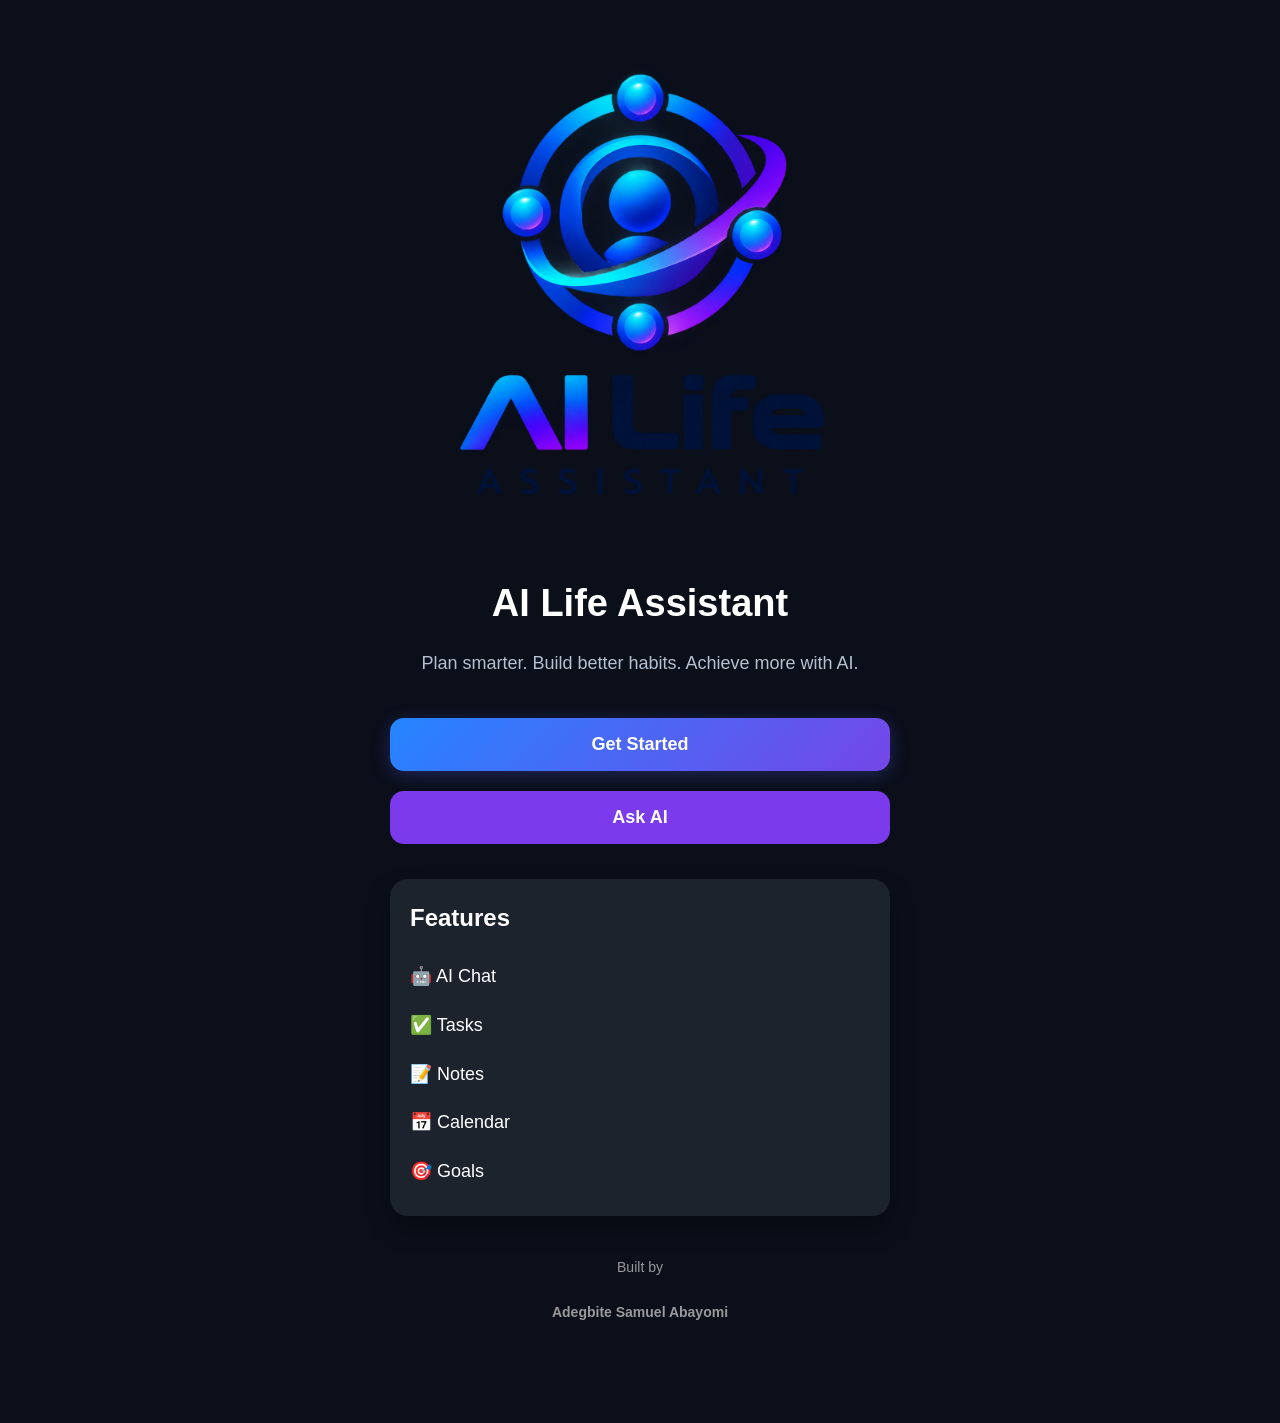
<file: index.html>
<!DOCTYPE html>
<html lang="en">
<head>
<meta charset="UTF-8">
<meta name="viewport" content="width=device-width, initial-scale=1.0">

<title>AI Life Assistant</title>

<link rel="stylesheet" href="style.css">

<style>
*{
    margin:0;
    padding:0;
    box-sizing:border-box;
    font-family:Arial,sans-serif;
}

body{
    background:#0B0F1A;
    color:white;
    text-align:center;
    padding:30px;
    padding-bottom:100px;
}

.container{
    max-width:500px;
    margin:auto;
}

.logo{
    font-size:60px;
}

h1{
    font-size:38px;
    margin-top:15px;
}

.tagline{
    color:#B5C0D0;
    margin:15px 0 30px;
    font-size:18px;
}

button{
    width:100%;
    padding:16px;
    margin:10px 0;
    border:none;
    border-radius:14px;
    font-size:18px;
    font-weight:bold;
    cursor:pointer;
}

.primary{
    background:#2563EB;
    color:white;
}

.secondary{
    background:#7C3AED;
    color:white;
}

button:hover{
    opacity:0.9;
}

.card{
    background:#1D232D;
    padding:20px;
    border-radius:18px;
    margin-top:25px;
    text-align:left;
}

.card h2{
    margin-bottom:15px;
}

.feature{
    padding:10px 0;
    font-size:18px;
}

footer{
    margin-top:40px;
    color:#999;
    font-size:14px;
}
</style>

</head>

<body>

<div class="container">

<div class="logo">
    <img src="logo.png.PNG" alt="AI Life Assistant Logo">
</div>

    <h1>AI Life Assistant</h1>

    <p class="tagline">
        Plan smarter. Build better habits. Achieve more with AI.
    </p>

    <a href="auth.html">
    <button class="primary">
        Get Started
    </button>
</a>

    <a href="chat.html">
        <button class="secondary">
            Ask AI
        </button>
    </a>

    <div class="card">

        <h2>Features</h2>

        <div class="feature">🤖 AI Chat</div>

        <div class="feature">✅ Tasks</div>

        <div class="feature">📝 Notes</div>

        <div class="feature">📅 Calendar</div>

        <div class="feature">🎯 Goals</div>

    </div>

    <footer>
        Built by<br><br>
        <b>Adegbite Samuel Abayomi</b>
    </footer>

</div>

<div class="navbar splash-navbar">
    <a href="dashboard.html">🏠<br>Home</a>
    <a href="chat.html">🤖<br>AI</a>
    <a href="notes.html">📝<br>Notes</a>
    <a href="calendar.html">📅<br>Calendar</a>
    <a href="profile.html">👤<br>Profile</a>
</div>

</body>
</html>
</file>
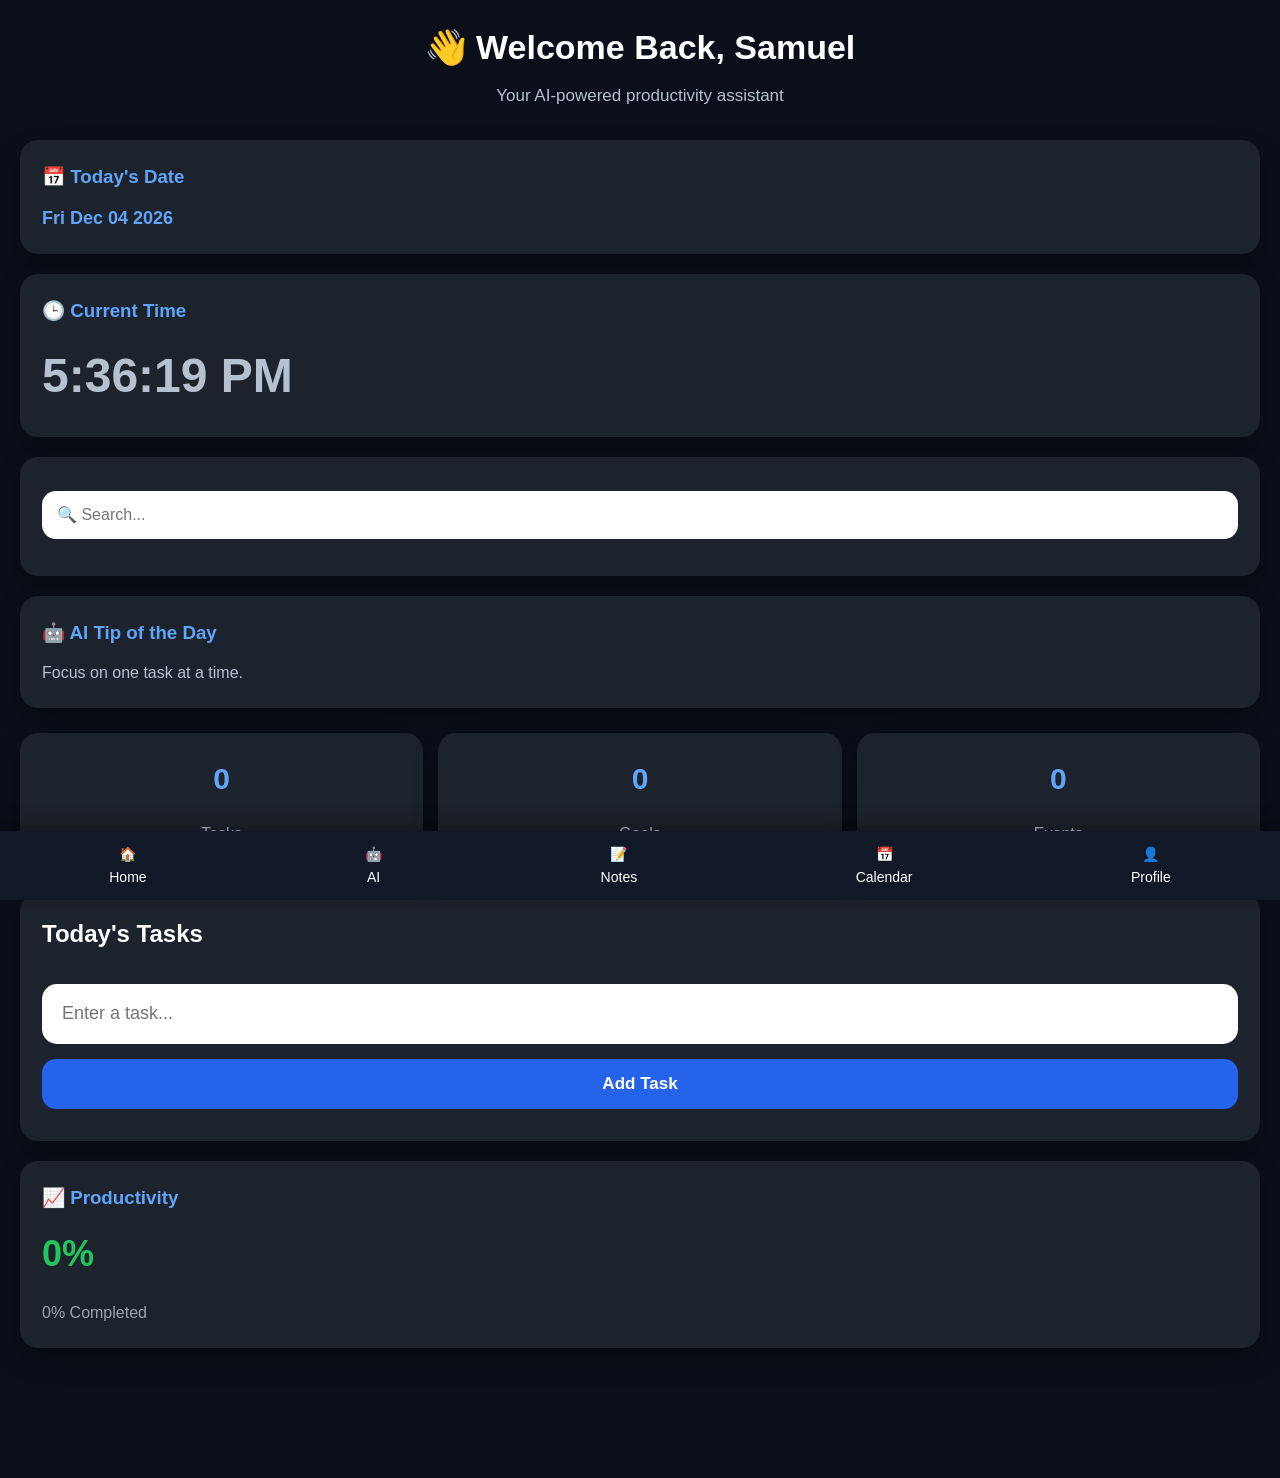
<file: dashboard-v2.html>
<!DOCTYPE html>
<html lang="en">
<head>
<meta charset="UTF-8">
<meta name="viewport" content="width=device-width, initial-scale=1.0">

<title>AI Life Assistant Dashboard</title>

<link rel="stylesheet" href="style.css">

</head>

<body>

<div class="header">
    <h1 id="welcomeText">👋 Welcome Back, Samuel</h1>
    <p>Your AI-powered productivity assistant</p>
</div>

<div class="card">
    <h3>📅 Today's Date</h3>
    <p id="todayDate">Loading...</p>
</div>

<div class="card">
    <h3>🕒 Current Time</h3>
    <p id="currentTime">Loading...</p>
</div>

<div class="card">
    <input
        type="text"
        id="search"
        placeholder="🔍 Search...">
</div>

<div class="card">
    <h3>🤖 AI Tip of the Day</h3>
    <p id="tipText">Loading...</p>
</div>

<div class="summary">

<div class="card">
<h2 id="taskCount">0</h2>
<p>Tasks</p>
</div>

<div class="card">
<h2 id="goalCount">0</h2>
<p>Goals</p>
</div>

<div class="card">
<h2 id="eventCount">0</h2>
<p>Events</p>
</div>

</div>

<div class="card">

<h2>Today's Tasks</h2>

<input
type="text"
id="taskInput"
placeholder="Enter a task...">

<button onclick="addTask()" class="button">
    Add Task
</button>
<ul id="taskList"></ul>

</div>

<div class="card">

<h3>📈 Productivity</h3>

<h2 id="productivityScore">0%</h2>

<div class="progress">

<div id="progressBar"></div>

</div>

<p id="progressText">
0% Completed
</p>

</div>

<div class="navbar">

<a href="#">🏠<br>Home</a>

<a href="#">🤖<br>AI</a>

<a href="#">📝<br>Notes</a>

<a href="#">📅<br>Calendar</a>

<a href="#">👤<br>Profile</a>

</div>
<script>

// ==========================
// Welcome Message
// ==========================

const username = localStorage.getItem("username") || "Samuel";
alert("Dashboard V2 Loaded!");
document.getElementById("welcomeText").textContent =
"👋 Welcome Back, " + username;


// ==========================
// Live Date
// ==========================

function updateDate(){

    const today = new Date();

    document.getElementById("todayDate").textContent =
    today.toDateString();

}

updateDate();


// ==========================
// Live Time
// ==========================

function updateClock(){

    const now = new Date();

    document.getElementById("currentTime").textContent =
    now.toLocaleTimeString();

}

updateClock();

setInterval(updateClock,1000);


// ==========================
// AI Tip of the Day
// ==========================

const tips = [

"Complete your hardest task first.",

"Small daily progress leads to big success.",

"Review your goals every morning.",

"Stay organized and plan tomorrow today.",

"Focus on one task at a time.",

"Never stop learning."

];

const today = new Date();

document.getElementById("tipText").textContent =
tips[today.getDate() % tips.length];
// ==========================
// Tasks
// ==========================

let tasks = JSON.parse(localStorage.getItem("tasks")) || [];

const taskList = document.getElementById("taskList");

renderTasks();

function addTask(){

    const input = document.getElementById("taskInput");

    const text = input.value.trim();

    if(text === "") return;

    tasks.push({
        text: text,
        done: false
    });

    input.value = "";

    saveTasks();

}

function renderTasks(){

    taskList.innerHTML = "";

    tasks.forEach((task,index)=>{

        const li = document.createElement("li");

        li.style.display = "flex";
        li.style.justifyContent = "space-between";
        li.style.alignItems = "center";
        li.style.marginBottom = "10px";

        li.innerHTML = `
            <span style="cursor:pointer;">
                ${task.done ? "✅" : "⬜"} ${task.text}
            </span>

            <button onclick="deleteTask(${index})">🗑️</button>
        `;

        li.querySelector("span").onclick = function(){

            tasks[index].done = !tasks[index].done;

            saveTasks();

        };

        taskList.appendChild(li);

    });

    updateTaskCount();
    updateProductivity();

}

function deleteTask(index){

    tasks.splice(index,1);

    saveTasks();

}

function saveTasks(){

    localStorage.setItem("tasks",JSON.stringify(tasks));

    renderTasks();

}

function updateTaskCount(){

    document.getElementById("taskCount").textContent = tasks.length;

}

function updateProductivity(){

    const completed = tasks.filter(task=>task.done).length;

    const total = tasks.length;

    const score = total===0 ? 0 : Math.round((completed/total)*100);

    document.getElementById("productivityScore").textContent =
    score + "%";

    document.getElementById("progressBar").style.width =
    score + "%";

    document.getElementById("progressText").textContent =
    score + "% Completed";

}
</script>
</body>
</html>
</file>
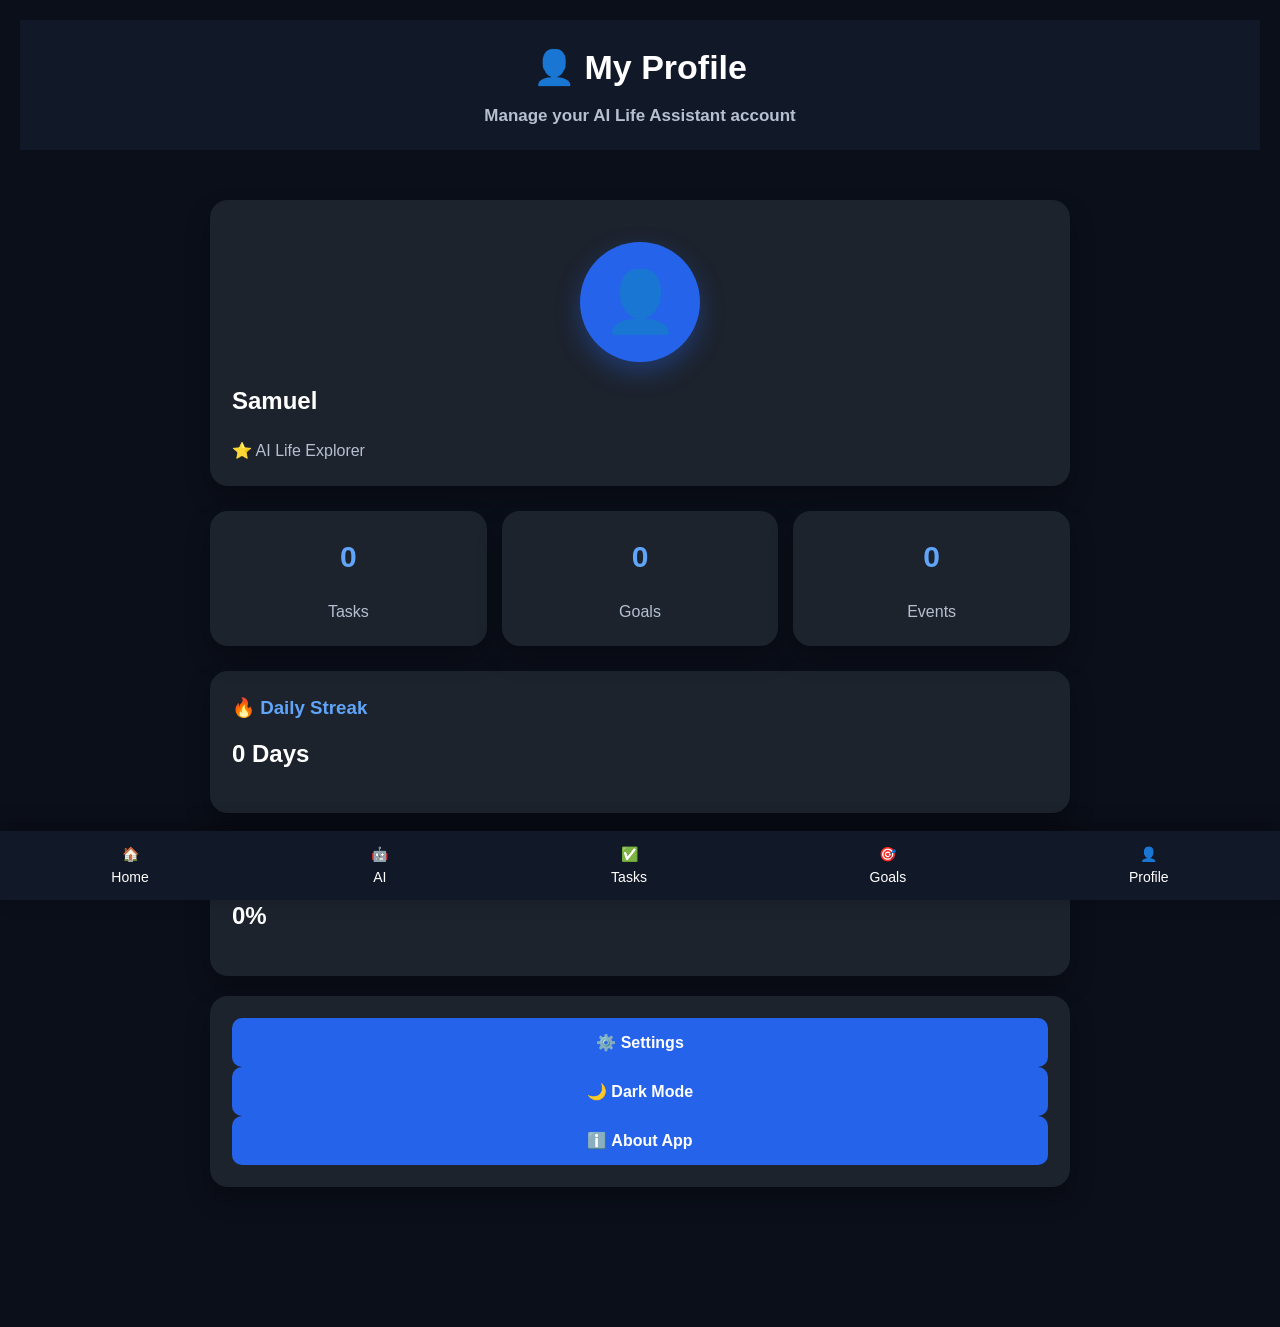
<file: profile.html>
<!DOCTYPE html>
<html lang="en">
<head>
<meta charset="UTF-8">
<meta name="viewport" content="width=device-width, initial-scale=1.0">

<title>Profile - AI Life Assistant</title>

<link rel="stylesheet" href="style.css">

<style>
body{
    margin:0;
    font-family:Arial,sans-serif;
    background:#0B0F1A;
    color:white;
    padding-bottom:100px;
}

header{
    background:#111827;
    padding:20px;
    text-align:center;
    font-size:24px;
    font-weight:bold;
}

.container{
    padding:20px;
}

input{
    width:100%;
    padding:15px;
    margin-bottom:15px;
    border:none;
    border-radius:10px;
    font-size:16px;
    box-sizing:border-box;
}

button{
    width:100%;
    padding:15px;
    background:#2563EB;
    color:white;
    border:none;
    border-radius:10px;
    font-size:16px;
    cursor:pointer;
}

button:hover{
    background:#1D4ED8;
}

.profile-card{
    background:#1F2937;
    padding:20px;
    margin-top:20px;
    border-radius:15px;
    line-height:1.8;
}

.profile-card h2{
    margin-bottom:15px;
    color:#60A5FA;
}
</style>

</head>

<body>

<header class="header">

    <h1>👤 My Profile</h1>

    <p>Manage your AI Life Assistant account</p>

</header>

<div class="container">

    <div class="card">

        <div class="profile-avatar">

            👤

        </div>

        <h2 id="profileName">Samuel</h2>

        <p>⭐ AI Life Explorer</p>

    </div>

    <div class="summary">

        <div class="card">

            <h2 id="taskCountProfile">0</h2>

            <p>Tasks</p>

        </div>

        <div class="card">

            <h2 id="goalCountProfile">0</h2>

            <p>Goals</p>

        </div>

        <div class="card">

            <h2 id="eventCountProfile">0</h2>

            <p>Events</p>

        </div>

    </div>

    <div class="card">

        <h3>🔥 Daily Streak</h3>

        <h2 id="streakProfile">0 Days</h2>

    </div>

    <div class="card">

        <h3>📈 Productivity</h3>

        <h2 id="productivityProfile">0%</h2>

    </div>

    <div class="card">

        <button class="button">
            ⚙️ Settings
        </button>

        <button class="button">
            🌙 Dark Mode
        </button>

        <button class="button">
            ℹ️ About App
        </button>

    </div>

</div>

<div class="navbar">

<a href="dashboard.html">🏠<br>Home</a>

<a href="chat.html">🤖<br>AI</a>

<a href="tasks.html">✅<br>Tasks</a>

<a href="goals.html">🎯<br>Goals</a>

<a href="profile.html">👤<br>Profile</a>

</div>

<script src="dashboard.js"></script>

    

</body>
</html>
</file>
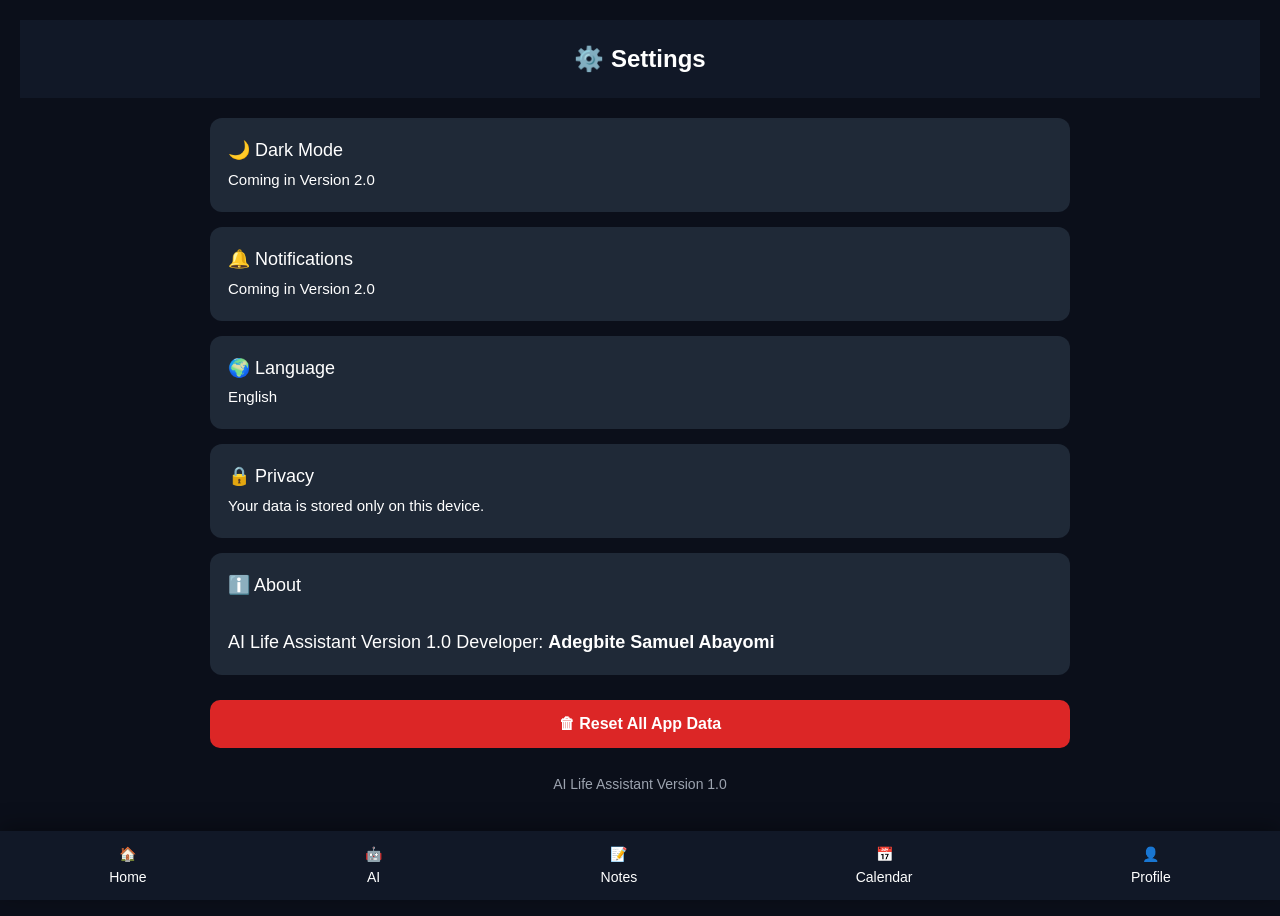
<file: settings.html>
<!DOCTYPE html>
<html lang="en">

<head>
<meta charset="UTF-8">
<meta name="viewport" content="width=device-width, initial-scale=1.0">

<title>Settings - AI Life Assistant</title>

<link rel="stylesheet" href="style.css">

<style>

body{
    margin:0;
    font-family:Arial,sans-serif;
    background:#0B0F1A;
    color:white;
    padding-bottom:100px;
}

header{
    background:#111827;
    padding:20px;
    text-align:center;
    font-size:24px;
    font-weight:bold;
}

.container{
    padding:20px;
}

.setting{
    background:#1F2937;
    padding:18px;
    border-radius:12px;
    margin-bottom:15px;
    font-size:18px;
}

button{
    width:100%;
    padding:15px;
    background:#2563EB;
    color:white;
    border:none;
    border-radius:10px;
    font-size:16px;
    cursor:pointer;
    margin-top:10px;
}

button:hover{
    background:#1D4ED8;
}

.reset{
    background:#DC2626;
}

.reset:hover{
    background:#B91C1C;
}

.version{
    text-align:center;
    color:#9CA3AF;
    margin-top:25px;
    font-size:14px;
}

</style>

</head>

<body>

<header>
⚙️ Settings
</header>

<div class="container">

<div class="setting">
🌙 Dark Mode
<br>
<small>Coming in Version 2.0</small>
</div>

<div class="setting">
🔔 Notifications
<br>
<small>Coming in Version 2.0</small>
</div>

<div class="setting">
🌍 Language
<br>
<small>English</small>
</div>

<div class="setting">
🔒 Privacy
<br>
<small>Your data is stored only on this device.</small>
</div>

<div class="setting">
ℹ️ About
<br><br>

AI Life Assistant

Version 1.0

Developer:

<b>Adegbite Samuel Abayomi</b>

</div>

<button class="reset" onclick="resetApp()">
🗑 Reset All App Data
</button>

<div class="version">
AI Life Assistant Version 1.0
</div>

</div>

<div class="navbar">
    <a href="dashboard.html">🏠<br>Home</a>
    <a href="chat.html">🤖<br>AI</a>
    <a href="notes.html">📝<br>Notes</a>
    <a href="calendar.html">📅<br>Calendar</a>
    <a href="profile.html">👤<br>Profile</a>
</div>

<script>

function resetApp(){

    if(confirm("Are you sure you want to delete all saved data?")){

        localStorage.clear();

        alert("✅ All app data has been deleted.");

        location.reload();

    }

}

</script>

</body>
</html>
</file>
<file: style.css>
/*==================================================
AI LIFE ASSISTANT v3.0
Global Styles
Author: Samuel + OpenAI
==================================================*/

/* ---------- RESET ---------- */

*{
    margin:0;
    padding:0;
    box-sizing:border-box;
}

/* ---------- ROOT COLORS ---------- */

:root{

    --bg:#0B0F1A;

    --card:#1D232D;

    --card2:#111827;

    --primary:#2563EB;

    --primaryHover:#1D4ED8;

    --success:#22C55E;

    --danger:#EF4444;

    --warning:#F59E0B;

    --text:#FFFFFF;

    --text2:#B5C0D0;

    --border:#2C3445;

    --radius:18px;

    --shadow:0 12px 25px rgba(0,0,0,.30);

}

/* ---------- BODY ---------- */

body{

    background:var(--bg);

    color:var(--text);

    font-family:Arial,Helvetica,sans-serif;

    line-height:1.6;

    padding:20px;

    padding-bottom:110px;

}

/* ---------- LINKS ---------- */

a{

    text-decoration:none;

    color:inherit;

}

/* ---------- CONTAINER ---------- */

.container{

    width:100%;

    max-width:900px;

    margin:auto;

}

/* ---------- HEADER ---------- */

.header{

    text-align:center;

    margin-bottom:30px;

}

.header h1{

    font-size:34px;

    font-weight:700;

}

.header p{

    color:var(--text2);

    margin-top:8px;

    font-size:17px;

}

/* ---------- CARDS ---------- */

.card{

    background:var(--card);

    border-radius:var(--radius);

    padding:22px;

    margin-bottom:20px;

    box-shadow:var(--shadow);

}

.card h2{

    margin-bottom:18px;

    font-size:24px;

}

.card h3{

    margin-bottom:12px;

    color:#60A5FA;

}

.card p{

    color:var(--text2);

}




/* ---------- BUTTON ---------- */

button{

    width:100%;

    border:none;

    border-radius:14px;

    padding:15px;

    background:var(--primary);

    color:white;

    font-size:17px;

    font-weight:bold;

    cursor:pointer;

    transition:.30s;

}

button:hover{

    background:var(--primaryHover);

    transform:translateY(-2px);

}


button.primary {
    background: linear-gradient(135deg, #2585ff, #7546e8);
    box-shadow: 0 4px 18px rgba(83, 93, 255, 0.28);
}

button.primary:hover {
    background: linear-gradient(135deg, #4597ff, #895cf5);
    box-shadow: 0 6px 24px rgba(83, 93, 255, 0.42);
    transform: translateY(-2px);
}

/* ---------- INPUT ---------- */

input,

textarea,

select{

    width:100%;

    padding:15px;

    margin-top:12px;

    margin-bottom:15px;

    border:none;

    border-radius:14px;

    font-size:16px;

    outline:none;

    background:white;

    color:#111827;

}
/*==================================================
TOP BAR
==================================================*/

.top-bar{

    display:flex;

    justify-content:space-between;

    align-items:center;

    margin-bottom:25px;

}

.menu-btn{

    width:60px;

    height:60px;

    border:none;

    border-radius:18px;

    background:var(--card);

    color:white;

    font-size:30px;

    cursor:pointer;

}

/*==================================================
CLOCK
==================================================*/

.clock-section{

    text-align:center;

    margin-bottom:30px;

}

#todayDate{

    color:#60A5FA;

    font-size:18px;

    font-weight:bold;

}

#currentTime{

    font-size:48px;

    font-weight:bold;

    margin-top:8px;

}

/*==================================================
WELCOME
==================================================*/

.welcome{

    text-align:center;

    margin-bottom:35px;

}

.welcome h1{

    font-size:32px;

    margin-bottom:10px;

}

.welcome p{

    color:var(--text2);

    max-width:700px;

    margin:auto;

}

/*==================================================
SUMMARY GRID
==================================================*/

.summary{

    display:grid;

    grid-template-columns:repeat(3,1fr);

    gap:15px;

    margin:25px 0;

}

.summary .card{

    margin:0;

    text-align:center;

}

.summary h2{

    font-size:30px;

    color:#60A5FA;

}

/*==================================================
QUICK ACTIONS
==================================================*/

.grid{

    display:grid;

    grid-template-columns:repeat(2,1fr);

    gap:18px;

}

.box{

    background:var(--card2);

    border-radius:18px;

    padding:25px;

    text-align:center;

    color:white;

    font-size:18px;

    transition:.30s;

}

.box:hover{

    background:var(--primary);

    transform:translateY(-5px);

}

/*==================================================
BOTTOM NAVIGATION
==================================================*/

.navbar{

    position:fixed;

    left:0;

    bottom:0;

    width:100%;

    background:var(--card2);

    display:flex;

    justify-content:space-around;

    align-items:center;

    padding:12px 0;

    z-index:999;

    box-shadow:0 -5px 20px rgba(0,0,0,.35);

}

.navbar a{

    color:white;

    font-size:14px;

    text-align:center;

    transition:.30s;

}

.navbar a:hover{

    color:#60A5FA;

}

/*==================================================
SIDE MENU
==================================================*/

.side-menu {
    position: fixed;
    top: 0;
    left: -300px;

    width: 280px;
    height: 100vh;

    box-sizing: border-box;
    padding: 25px;
    padding-bottom: 120px;

    background: var(--card2);

    transition: left .35s ease;

    z-index: 10000;

    overflow-y: scroll;
    overflow-x: hidden;

    -webkit-overflow-scrolling: touch;
    touch-action: pan-y;
}

.side-menu.open {
    left: 0;
}
.menu-btn{

    position:relative;

    z-index:5000;

}

.side-menu{

    box-shadow:15px 0 30px rgba(0,0,0,.45);

}

.side-menu h2{

    margin-top:40px;

    margin-bottom:25px;

    color:#60A5FA;

}

.menu-overlay {
    position: fixed;
    inset: 0;

    background: rgba(0,0,0,.5);

    opacity: 0;
    visibility: hidden;

    transition: .3s;

    z-index: 9000;
}

.menu-overlay.show {
    opacity: 1;
    visibility: visible;
}
.side-menu a{

    display:block;

    padding:15px;

    border-radius:12px;

    margin-bottom:10px;

}

.side-menu a:hover{

    background:var(--primary);

}

.close-btn{

    position:absolute;

    right:20px;

    top:20px;

    font-size:28px;

    cursor:pointer;

}
/*==================================================
BACK BUTTON
==================================================*/

.backBtn{

    width:100%;

    margin-bottom:20px;

    background:var(--primary);

    color:white;

    border:none;

    border-radius:14px;

    padding:14px;

    font-size:17px;

    font-weight:bold;

}
/*==================================================
TASK INPUT
==================================================*/

#taskInput,
#searchTask{

    width:100%;

    height:60px;

    padding:0 20px;

    border:none;

    border-radius:15px;

    font-size:18px;

    background:#FFFFFF;

    color:#111827;

    outline:none;

    margin-bottom:15px;

}

#taskPriority{

    width:100%;

    height:55px;

    margin-bottom:15px;

    border:none;

    border-radius:15px;

    background:#FFFFFF;

    color:#111827;

    font-size:17px;

    padding:0 15px;

}

/*==================================================
TASK LIST
==================================================*/

#taskList{

    list-style:none;

    margin-top:10px;

    padding:0;

}

#taskList li{

    display:flex;

    justify-content:space-between;

    align-items:center;

    background:#111827;

    border-radius:15px;

    padding:16px;

    margin-bottom:12px;

    transition:.25s;

}

#taskList li:hover{

    background:#1F2937;

}

.taskText{

    flex:1;

    cursor:pointer;

    font-size:17px;

    color:white;

}

.taskDone{

    text-decoration:line-through;

    opacity:.65;

}

.taskPriority{

    display:inline-block;

    margin-left:10px;

    padding:4px 10px;

    border-radius:20px;

    font-size:12px;

    font-weight:bold;

}

.priority-high{

    background:#EF4444;

    color:white;

}

.priority-medium{

    background:#F59E0B;

    color:white;

}

.priority-low{

    background:#22C55E;

    color:white;

}

/*==================================================
DELETE BUTTON
==================================================*/

.deleteBtn{

    width:auto;

    padding:8px 12px;

    border:none;

    border-radius:10px;

    background:#EF4444;

    color:white;

    cursor:pointer;

    font-size:16px;

}

.deleteBtn:hover{

    background:#DC2626;

}

/*==================================================
EMPTY TASK MESSAGE
==================================================*/

#emptyTasks{

    display:none;

    text-align:center;

    color:#9CA3AF;

    margin-top:15px;

    font-style:italic;

}

/*==================================================
PROGRESS BAR
==================================================*/

.progress-container{

    width:100%;

    height:18px;

    background:#2C3445;

    border-radius:30px;

    overflow:hidden;

    margin-top:15px;

}

.progress-bar{

    width:0%;

    height:100%;

    background:#22C55E;

    transition:width .5s ease;

}

#taskProgressText{

    margin-top:12px;

    text-align:center;

    color:#B5C0D0;

    font-weight:bold;

}

/*==================================================
SUMMARY BOXES
==================================================*/

.summaryBox{

    display:flex;

    justify-content:space-between;

    margin-top:10px;

}

.summaryItem{

    flex:1;

    text-align:center;

}

.summaryItem h3{

    color:#60A5FA;

    margin-bottom:8px;

}

.summaryItem p{

    font-size:24px;

    font-weight:bold;

}
/*==================================================
AI CARDS
==================================================*/

#dailyBriefing,
#notificationBox,
#nextEvent{

    text-align:left;

    line-height:1.7;

    color:var(--text2);

}

#dailyBriefing h2,
#notificationBox h3,
#nextEvent h3{

    color:#60A5FA;

}

/*==================================================
WEATHER CARD
==================================================*/

#weatherText{

    font-size:18px;

    color:#B5C0D0;

    line-height:1.7;

}

/*==================================================
AI GREETING
==================================================*/

#aiGreeting{

    font-size:26px;

    font-weight:bold;

    margin-bottom:15px;

    color:#60A5FA;

}

#aiRecommendation{

    margin-top:15px;

    font-size:18px;

    line-height:1.8;

    color:#B5C0D0;

}

/*==================================================
NOTES
==================================================*/

.note-card{

    background:#111827;

    border-radius:16px;

    padding:18px;

    margin-bottom:15px;

    text-align:left;

}

.note-card h3{

    margin-bottom:10px;

    color:#60A5FA;

}

.note-card p{

    color:#D1D5DB;

}

/*==================================================
CALENDAR
==================================================*/

.calendar-grid{

    display:grid;

    grid-template-columns:repeat(7,1fr);

    gap:10px;

    margin-top:20px;

}

.day-name{

    text-align:center;

    font-weight:bold;

    color:#60A5FA;

}

.day{

    background:#111827;

    border-radius:12px;

    padding:15px 0;

    text-align:center;

    cursor:pointer;

    transition:.30s;

}

.day:hover{

    background:#2563EB;

    transform:scale(1.05);

}

.today{

    background:#2563EB;

    font-weight:bold;

}

.empty{

    background:transparent;

}

/*==================================================
PROFILE
==================================================*/

.profile-avatar{

    width:120px;

    height:120px;

    margin:20px auto;

    border-radius:50%;

    background:#2563EB;

    display:flex;

    justify-content:center;

    align-items:center;

    font-size:60px;

    color:white;

    box-shadow:0 10px 25px rgba(37,99,235,.35);

}

/*==================================================
XP / LEVEL / STREAK
==================================================*/

.stat-card{

    text-align:center;

}

.stat-card h2{

    font-size:34px;

    color:#60A5FA;

}

.stat-card p{

    margin-top:10px;

    color:#9CA3AF;

}

/*==================================================
ACHIEVEMENTS
==================================================*/

#achievementBadge{

    font-size:28px;

    color:#FBBF24;

    margin-bottom:10px;

}

#achievementText{

    color:#B5C0D0;

    line-height:1.7;

}

/*==================================================
PRODUCTIVITY
==================================================*/

#productivityScore{

    font-size:36px;

    color:#22C55E;

}

#progressText{

    margin-top:12px;

    color:#9CA3AF;

}

/*==================================================
LIGHT MODE
==================================================*/

.light-mode{

    background:#F3F4F6;

    color:#111827;

}

.light-mode .card{

    background:white;

    color:#111827;

}

.light-mode .navbar{

    background:white;

}

.light-mode .navbar a{

    color:#111827;

}

.light-mode .box{

    background:#E5E7EB;

    color:#111827;

}

.light-mode .side-menu{

    background:white;

}

.light-mode .day{

    background:#E5E7EB;

    color:#111827;

}

/*==================================================
POPUP
==================================================*/

.level-popup{

    position:fixed;

    top:0;

    left:0;

    width:100%;

    height:100%;

    background:rgba(0,0,0,.75);

    display:flex;

    justify-content:center;

    align-items:center;

    visibility:hidden;

    opacity:0;

    transition:.35s;

    z-index:9999;

}

.level-popup.show{

    visibility:visible;

    opacity:1;

}

.popup-box{

    background:#1D232D;

    padding:35px;

    border-radius:20px;

    width:90%;

    max-width:360px;

    text-align:center;

    animation:popupScale .35s ease;

}

.popup-box h1{

    font-size:34px;

}

.popup-box h2{

    color:#60A5FA;

    margin-top:15px;

}

@keyframes popupScale{

    from{

        transform:scale(.6);

        opacity:0;

    }

    to{

        transform:scale(1);

        opacity:1;

    }

}

/*==================================================
FADE ANIMATION
==================================================*/

.fade-in{

    animation:fadeIn .5s ease;

}

@keyframes fadeIn{

    from{

        opacity:0;

        transform:translateY(15px);

    }

    to{

        opacity:1;

        transform:translateY(0);

    }

}

/*==================================================
CARD HOVER
==================================================*/

.card:hover{

    transform:translateY(-5px);

    box-shadow:0 15px 30px rgba(0,0,0,.35);

}

/*==================================================
BUTTON EFFECT
==================================================*/

button:active{

    transform:scale(.97);

}

/*==================================================
SCROLLBAR
==================================================*/

::-webkit-scrollbar{

    width:8px;

}

::-webkit-scrollbar-track{

    background:#111827;

}

::-webkit-scrollbar-thumb{

    background:#2563EB;

    border-radius:20px;

}

::-webkit-scrollbar-thumb:hover{

    background:#3B82F6;

}

/*==================================================
LINKS
==================================================*/

a{

    color:inherit;

}

a:hover{

    text-decoration:none;

}

/*==================================================
IMAGES
==================================================*/

img{

    max-width:100%;

    border-radius:15px;

}

/*==================================================
RESPONSIVE TABLET
==================================================*/

@media (max-width:900px){

.summary{

grid-template-columns:repeat(2,1fr);

}

.grid{

grid-template-columns:repeat(2,1fr);

}

}

/*==================================================
RESPONSIVE MOBILE
==================================================*/

@media (max-width:600px){

body{

padding:15px;

padding-bottom:110px;

}

.header h1{

font-size:26px;

}

.card{

padding:18px;

}

.summary{

grid-template-columns:1fr;

}

.grid{

grid-template-columns:1fr;

}

.quick-grid{

grid-template-columns:1fr;

}

.box{

font-size:17px;

}

button{

font-size:16px;

}

#currentTime{

font-size:36px;

}

.profile-avatar{

width:90px;

height:90px;

font-size:45px;

}

}
.notification-item{

    display:flex;

    justify-content:space-between;

    align-items:flex-start;

    background:#111827;

    padding:18px;

    border-radius:16px;

    margin-bottom:15px;

}

.notification-content{

    flex:1;

}

.notification-content strong{

    font-size:24px;

}

.notification-content p{

    margin:8px 0;

    color:#B5C0D0;

}

.notification-content small{

    color:#9CA3AF;

}

.deleteBtn{

    width:70px;

    height:70px;

    margin-left:20px;

    border:none;

    border-radius:18px;

    background:#EF4444;

    color:white;

    font-size:30px;

    cursor:pointer;

}

.deleteBtn:hover{

    background:#DC2626;

}
#notificationList{

    list-style:none;

    padding:0;

    margin:0;

}

/*=========================
AI Typing Indicator
=========================*/

.typing{

    opacity:.7;

    font-style:italic;

    animation:blink 1s infinite;

}

@keyframes blink{

    0%{
        opacity:.3;
    }

    50%{
        opacity:1;
    }

    100%{
        opacity:.3;
    }

}
/*==============================
Chat Messages
==============================*/
.message{
    max-width:80%;
    padding:15px 18px;
    border-radius:20px;
    margin-bottom:18px;
    animation:fadeIn .25s ease;
    word-break:break-word;
}
.ai{
    background:#1F2937;
    color:white;
    margin-right:auto;
    border-bottom-left-radius:6px;
}
.user{
    background:#2563EB;
    color:white;
    margin-left:auto;
    border-bottom-right-radius:6px;
}
.messageText{
    line-height:1.7;
    font-size:16px;
}
.messageTime{
    margin-top:8px;
    font-size:12px;
    opacity:.65;
    text-align:right;
}

/*==============================
Modern Chat Input
==============================*/

.chatInputBar{

    display:flex;

    align-items:center;

    gap:10px;

    background:#111827;

    padding:12px;

    border-radius:22px;

    margin:20px;

}

.chatInputBar input{

    flex:1;

    border:none;

    background:transparent;

    color:white;

    font-size:17px;

    outline:none;

    padding:10px;

}

.chatInputBar input::placeholder{

    color:#9CA3AF;

}

.attachBtn,
.voiceBtn,
.sendBtn{

    width:46px;

    height:46px;

    border:none;

    border-radius:50%;

    cursor:pointer;

    font-size:20px;

    display:flex;

    align-items:center;

    justify-content:center;

}

.attachBtn{

    background:#1F2937;

}

.voiceBtn{

    background:#1F2937;

}

.sendBtn{

    background:#2563EB;

}
/* ==========================================
   AI MESSAGE FORMATTING
========================================== */

.ai-table-wrapper {
    width: 100%;
    overflow-x: auto;
    margin: 12px 0;
}

.ai-table {
    width: 100%;
    border-collapse: collapse;
    font-size: 14px;
}

.ai-table th,
.ai-table td {
    padding: 10px;
    text-align: left;
    border: 1px solid rgba(255,255,255,0.15);
}

.ai-table th {
    font-weight: 700;
}

.ai-table ul {
    padding-left: 20px;
    margin: 10px 0;
}

.ai-table li {
    margin-bottom: 6px;
}

.ai-table h1,
.ai-table h2,
.ai-table h3 {
    margin-top: 15px;
    margin-bottom: 8px;
}
.message.ai ul,
.ai-message ul {
    padding-left: 20px;
    margin: 10px 0;
}

.message.ai li,
.ai-message li {
    margin-bottom: 6px;
}

.message.ai h1,
.message.ai h2,
.message.ai h3,
.ai-message h1,
.ai-message h2,
.ai-message h3 {
    margin-top: 14px;
    margin-bottom: 8px;
}
/* =====================================================
   AI RESPONSE FORMATTING
===================================================== */

.aiParagraph {
    line-height: 1.6;
    margin-bottom: 10px;
}


.aiHeading {
    font-weight: 700;
    font-size: 16px;
    margin-top: 12px;
    margin-bottom: 8px;
}


.aiList {
    padding-left: 22px;
    margin: 8px 0 12px;
}


.aiList li {
    margin-bottom: 6px;
    line-height: 1.5;
}


/* TABLE CONTAINER */

.aiTableWrapper {
    width: 100%;
    overflow-x: auto;
    margin: 12px 0;
    border-radius: 10px;
}


/* TABLE */

.aiTable {
    width: 100%;
    border-collapse: collapse;
    min-width: 400px;
}


.aiTable th,
.aiTable td {
    padding: 10px;
    text-align: left;
    vertical-align: top;
}


.aiTable th {
    font-weight: 700;
}
/* ==========================================
   AI RESPONSE TABLES
========================================== */

.aiTableWrapper {
    width: 100%;
    overflow-x: auto;
    margin: 18px 0;
}

.aiTable {
    width: 100%;
    min-width: 480px;
    border-collapse: collapse;
    border-spacing: 0;
}

.aiTable th,
.aiTable td {
    padding: 12px 14px;
    text-align: left;
    vertical-align: top;
    word-break: normal;
    overflow-wrap: break-word;
    border-bottom: 1px solid rgba(255,255,255,0.12);
}

.aiTable th {
    font-weight: 700;
    white-space: nowrap;
}

.aiTable td:first-child,
.aiTable th:first-child {
    min-width: 120px;
}

.aiTable td:last-child,
.aiTable th:last-child {
    min-width: 260px;
}
/*==============================
Attachment Menu
==============================*/

.attachmentMenu{

    display:none;

    flex-direction:column;

    gap:12px;

    background:#1F2937;

    margin:0 20px 20px;

    padding:18px;

    border-radius:18px;

}

.attachmentMenu.show{

    display:flex;

}

.attachmentMenu button{

    width:100%;

    background:#111827;

    border:none;

    color:white;

    padding:15px;

    border-radius:14px;

    font-size:17px;

}
.chatImage{

    max-width:220px;

    border-radius:16px;

    display:block;

}

.message img{

    margin-bottom:10px;

}
/*==============================
Chat Files
==============================*/

.chatFile{

    display:flex;

    align-items:center;

    gap:15px;

    background:#111827;

    padding:14px;

    border-radius:14px;

}

.fileIcon{

    font-size:34px;

}

.fileInfo{

    flex:1;

}

.fileName{

    font-weight:bold;

    color:white;

    word-break:break-word;

}

.fileSize{

    color:#9CA3AF;

    font-size:14px;

    margin-top:4px;

}
.chatComposer{

    position:sticky;

    bottom:15px;

    display:flex;

    align-items:center;

    gap:12px;

    background:#161B22;

    border:1px solid #2C3445;

    border-radius:40px;

    padding:10px 14px;

}

.chatComposer input{

    flex:1;

    background:transparent;

    border:none;

    color:white;

    font-size:18px;

    outline:none;

}

.chatComposer input::placeholder{

    color:#7E8A9A;

}

.composerIcon{

    width:48px;

    height:48px;

    border-radius:50%;

    border:none;

    background:#232B36;

    color:white;

    font-size:24px;

    cursor:pointer;

}

.sendButton{

    width:54px;

    height:54px;

    border:none;

    border-radius:50%;

    background:#2563EB;

    color:white;

    font-size:24px;

    cursor:pointer;

}
#userInput{
    min-height:48px;
    max-height:140px;
    resize:none;
    overflow-y:auto;
}
.message{

    animation:messagePop .25s ease;

}

@keyframes messagePop{

    from{

        opacity:0;
        transform:translateY(10px);

    }

    to{

        opacity:1;
        transform:translateY(0);

    }

}
/*=========================================
ChatGPT Typing Animation
=========================================*/

.typingBubble{

    display:flex;

    align-items:center;

    gap:6px;

    padding:6px 4px;

}

.typingBubble span{

    width:8px;

    height:8px;

    background:#9CA3AF;

    border-radius:50%;

    animation:typingBounce 1s infinite;

}

.typingBubble span:nth-child(2){

    animation-delay:.2s;

}

.typingBubble span:nth-child(3){

    animation-delay:.4s;

}

@keyframes typingBounce{

    0%,80%,100%{

        transform:translateY(0);

        opacity:.4;

    }

    40%{

        transform:translateY(-6px);

        opacity:1;

    }

}
.message{
    animation: messageAppear .25s ease;
}

@keyframes messageAppear{

    from{
        opacity:0;
        transform:translateY(12px);
    }

    to{
        opacity:1;
        transform:translateY(0);
    }

}
/* ==========================================
   CHAT COMPOSER FIX
   ========================================== */

.chatComposer {
    position: fixed;
    left: 15px;
    right: 15px;
    bottom: 75px;

    z-index: 5000;

    display: flex;
    align-items: center;
    gap: 10px;

    background: #161B22;
    border: 1px solid #2C3445;
    border-radius: 40px;

    padding: 8px 10px;

    box-shadow: 0 8px 25px rgba(0,0,0,.35);
}

.chatComposer textarea {
    flex: 1;

    width: auto;
    margin: 0;

    min-height: 48px;
    max-height: 140px;

    padding: 12px;

    border: none;
    outline: none;

    resize: none;

    background: transparent;
    color: white;

    font-size: 16px;
}

.chatComposer textarea::placeholder {
    color: #7E8A9A;
}

.composerIcon {
    flex: 0 0 48px;

    width: 48px;
    height: 48px;

    padding: 0;
    margin: 0;

    border: none;
    border-radius: 50%;

    background: #232B36;
    color: white;

    display: flex;
    align-items: center;
    justify-content: center;

    cursor: pointer;

    position: relative;
    z-index: 5001;
}

.sendButton {
    flex: 0 0 54px;

    width: 54px;
    height: 54px;

    padding: 0;
    margin: 0;

    border: none;
    border-radius: 50%;

    background: #2563EB;
    color: white;

    display: flex;
    align-items: center;
    justify-content: center;

    cursor: pointer;

    position: relative;
    z-index: 5002;

    pointer-events: auto;
    touch-action: manipulation;
}

.sendButton:hover {
    background: #1D4ED8;
}

.sendButton:active {
    transform: scale(.94);
}

.sendButton:disabled {
    opacity: .6;
    cursor: not-allowed;
}

/* Keep chat above the page content */
.chatPage {
    padding-bottom: 160px;
}

/* Bottom navigation stays below composer */
.navbar {
    z-index: 4000;
}
/* ==========================================
   ATTACHMENT MENU FIX
========================================== */

.attachmentMenu {
    position: fixed !important;

    bottom: 95px !important;

    left: 20px !important;

    z-index: 9999 !important;

    display: none;

    flex-direction: column;

    gap: 10px;

    padding: 12px;

    border-radius: 16px;
}


.attachmentMenu.show {
    display: flex !important;
}


.attachmentMenu.attachmentMenu {
    position: fixed;
    bottom: 100px;
    left: 20px;
    z-index: 9999;
}
    
/* Hide bottom navigation on chat page */

.chatPage ~ .navbar {
    display: none !important;
}
/* ==========================================
   ATTACHMENT PREVIEW
========================================== */

.attachmentPreview {
    position: fixed;

    left: 20px;
    right: 20px;

    bottom: 100px;

    display: none;

    align-items: center;
    justify-content: space-between;

    gap: 12px;

    padding: 10px 14px;

    background: #1d232d;

    border: 1px solid #303a4a;

    border-radius: 14px;

    z-index: 9000;

    box-sizing: border-box;
}


.attachmentPreview.show {
    display: flex;
}


.attachmentPreviewContent {
    display: flex;

    align-items: center;

    gap: 12px;

    flex: 1;

    min-width: 0;
}


.attachmentPreviewContent img {
    width: 55px;

    height: 55px;

    object-fit: cover;

    border-radius: 10px;
}


.attachmentPreviewText {
    display: flex;

    flex-direction: column;

    gap: 4px;

    overflow: hidden;
}


.attachmentPreviewName {
    font-size: 14px;

    color: white;

    white-space: nowrap;

    overflow: hidden;

    text-overflow: ellipsis;
}


.attachmentPreviewType {
    font-size: 12px;

    color: #9ca3af;
}


.removeAttachmentBtn {
    width: 38px;

    height: 38px;

    border: none;

    border-radius: 50%;

    background: #2b3442;

    color: white;

    font-size: 18px;

    cursor: pointer;

    flex-shrink: 0;
}
/* ==========================================
   CHAT ATTACHMENTS
========================================== */

.chatAttachmentImage {
    display: block;

    width: 100%;

    max-width: 260px;

    max-height: 300px;

    object-fit: cover;

    border-radius: 12px;

    margin-bottom: 8px;
}


.chatAttachmentName {
    font-size: 14px;

    color: inherit;

    word-break: break-word;
}


.chatFileAttachment {
    display: flex;

    align-items: center;

    gap: 12px;

    min-width: 220px;

    padding: 12px;

    border-radius: 12px;

    background:
        rgba(
            255,
            255,
            255,
            0.08
        );
}


.chatFileIcon {
    font-size: 32px;

    flex-shrink: 0;
}


.chatFileInfo {
    min-width: 0;

    flex: 1;
}


.chatAttachmentType {
    margin-top: 4px;

    font-size: 12px;

    opacity: 0.7;

    word-break: break-word;
}
/* ==========================================
   ATTACHMENT PREVIEW
========================================== */

.attachmentPreview {
    display: none;
    align-items: center;
    gap: 10px;

    position: fixed;

    left: 12px;
    right: 12px;
    bottom: 70px;

    padding: 10px;

    z-index: 1000;

    border-radius: 14px;

    background: #1a1a1a;
}


.attachmentPreview.show {
    display: flex !important;
}


.attachmentPreviewContent {
    display: flex;
    align-items: center;
    gap: 10px;

    flex: 1;

    min-width: 0;
}


.attachmentPreviewContent img {
    width: 70px;
    height: 70px;

    object-fit: cover;

    border-radius: 10px;

    display: block;
}


.attachmentPreviewText {
    flex: 1;

    min-width: 0;
}


.attachmentPreviewName {
    font-size: 14px;

    word-break: break-word;
}


.attachmentPreviewType {
    font-size: 12px;

    opacity: 0.7;

    margin-top: 4px;
}


.removeAttachmentBtn {
    flex-shrink: 0;
}

/* ==========================================
   AI MARKDOWN MESSAGE FORMATTING
========================================== */

.message.ai .messageText h1,
.message.ai .messageText h2,
.message.ai .messageText h3 {
    margin-top: 14px;
    margin-bottom: 8px;
    line-height: 1.3;
}

.message.ai .messageText h1 {
    font-size: 22px;
}

.message.ai .messageText h2 {
    font-size: 19px;
}

.message.ai .messageText h3 {
    font-size: 16px;
}

.message.ai .messageText p {
    margin: 8px 0;
}

.message.ai .messageText ul,
.message.ai .messageText ol {
    margin: 8px 0;
    padding-left: 22px;
}

.message.ai .messageText li {
    margin: 6px 0;
    line-height: 1.5;
}

.message.ai .messageText strong {
    font-weight: 700;
}

.message.ai .messageText em {
    font-style: italic;
}


/* ==========================================
   SIMPLE TABLE DISPLAY
========================================== */

.markdownTable {
    margin: 12px 0;
    border-radius: 10px;
    overflow: hidden;
}

.markdownTableHeader {
    font-weight: bold;
    padding: 8px;
}

.markdownTableRow {
    padding: 8px;
    border-top: 1px solid rgba(255,255,255,0.1);
}
/* ==========================================
   AI MESSAGE FORMATTING
========================================== */

.message.ai .messageText {
    line-height: 1.6;
}


/* HEADINGS */

.aiHeading {
    font-size: 16px;
    font-weight: 700;
    margin-top: 14px;
    margin-bottom: 7px;
}

.aiHeading:first-child {
    margin-top: 0;
}


/* PARAGRAPHS */

.aiParagraph {
    margin-bottom: 10px;
}

.aiParagraph:last-child {
    margin-bottom: 0;
}


/* LISTS */

.aiList {
    margin: 8px 0 12px 0;
    padding-left: 22px;
}

.aiList li {
    margin-bottom: 6px;
    padding-left: 2px;
}
/* =====================================================
   PHASE 9A — MESSAGE ACTIONS
===================================================== */

.messageActions {
    display: flex;
    align-items: center;
    flex-wrap: wrap;
    gap: 6px;
    margin-top: 8px;
    padding-top: 2px;
}

.messageActionButton {
    border: none;
    background: transparent;
    color: #9CA3AF;
    font-size: 12px;
    padding: 5px 8px;
    border-radius: 6px;
    cursor: pointer;
    transition:
        background 0.2s ease,
        color 0.2s ease,
        transform 0.1s ease;
}

.messageActionButton:hover {
    background: rgba(255, 255, 255, 0.06);
    color: #FFFFFF;
}

.messageActionButton:active {
    transform: scale(0.97);
}

.messageActionButton:disabled {
    opacity: 0.6;
    cursor: default;
}
/* =====================================================
   PHASE 9B — SIDE MENU
===================================================== */

.chatHeader {
    position: relative;
    display: flex;
    align-items: center;
    gap: 12px;
}


/* =====================================================
   MENU BUTTON
===================================================== */

.menuButton {

    width: 42px;
    height: 42px;

    border: none;
    border-radius: 10px;

    background: #1D232D;
    color: #FFFFFF;

    font-size: 22px;

    display: flex;
    align-items: center;
    justify-content: center;

    cursor: pointer;

    flex-shrink: 0;

    transition:
        background 0.2s ease,
        transform 0.15s ease;
}

.menuButton:hover {
    background: #2A313D;
}

.menuButton:active {
    transform: scale(0.95);
}


/* =====================================================
   SIDE MENU OVERLAY
===================================================== */

.sideMenuOverlay {

    position: fixed;

    inset: 0;

    background: rgba(0, 0, 0, 0.55);

    opacity: 0;

    visibility: hidden;

    transition:
        opacity 0.25s ease,
        visibility 0.25s ease;

    z-index: 9998;
}


/* =====================================================
   SIDE MENU
===================================================== */

.sideMenu {

    position: fixed;

    top: 0;
    left: 0;

    width: min(86vw, 340px);
    height: 100vh;

    background: #111827;

    border-right: 1px solid rgba(255, 255, 255, 0.08);

    display: flex;
    flex-direction: column;

    transform: translateX(-100%);

    transition:
        transform 0.25s ease;

    z-index: 9999;

    box-shadow:
        8px 0 30px rgba(0, 0, 0, 0.35);

    overflow: hidden;
}


/* =====================================================
   OPEN STATE
===================================================== */

.sideMenu.open {

    transform: translateX(0);

}

.sideMenuOverlay.open {

    opacity: 1;

    visibility: visible;

}


/* =====================================================
   SIDE MENU HEADER
===================================================== */

.sideMenuHeader {

    min-height: 70px;

    padding: 14px 16px;

    display: flex;

    align-items: center;

    justify-content: space-between;

    border-bottom:
        1px solid rgba(255, 255, 255, 0.08);
}


.sideMenuTitle {

    display: flex;

    align-items: center;

    gap: 10px;

    color: #FFFFFF;

    font-size: 15px;
}


.sideMenuTitle span {

    font-size: 24px;

}


.sideMenuTitle strong {

    font-weight: 600;

}


.closeMenuButton {

    width: 38px;
    height: 38px;

    border: none;

    border-radius: 9px;

    background: transparent;

    color: #9CA3AF;

    font-size: 18px;

    cursor: pointer;

}


.closeMenuButton:hover {

    background: rgba(255, 255, 255, 0.06);

    color: #FFFFFF;

}


/* =====================================================
   NEW CHAT
===================================================== */

.newChatButton {

    margin: 16px;

    min-height: 48px;

    border: 1px solid rgba(212, 175, 55, 0.45);

    border-radius: 10px;

    background: rgba(212, 175, 55, 0.10);

    color: #FFFFFF;

    display: flex;

    align-items: center;

    justify-content: center;

    gap: 9px;

    font-size: 15px;

    font-weight: 600;

    cursor: pointer;

    transition:
        background 0.2s ease,
        transform 0.15s ease;
}


.newChatButton:hover {

    background: rgba(212, 175, 55, 0.18);

}


.newChatButton:active {

    transform: scale(0.98);

}


.newChatButton span:first-child {

    font-size: 21px;

}


/* =====================================================
   SEARCH
===================================================== */

.conversationSearch {

    margin:
        0 16px 16px;

    height: 44px;

    display: flex;

    align-items: center;

    gap: 9px;

    padding:
        0 12px;

    background: #0B0F1A;

    border:
        1px solid rgba(255, 255, 255, 0.07);

    border-radius: 9px;

}


.conversationSearch > span {

    font-size: 14px;

    opacity: 0.75;

}


.conversationSearch input {

    flex: 1;

    min-width: 0;

    border: none;

    outline: none;

    background: transparent;

    color: #FFFFFF;

    font-size: 14px;

}


.conversationSearch input::placeholder {

    color: #6B7280;

}


/* =====================================================
   CONVERSATION SECTION
===================================================== */

.conversationSection {

    flex: 1;

    min-height: 0;

    display: flex;

    flex-direction: column;

}


.conversationSectionTitle {

    padding:
        0 16px 10px;

    color: #9CA3AF;

    font-size: 12px;

    font-weight: 600;

    text-transform: uppercase;

    letter-spacing: 0.5px;

}


.conversationList {

    flex: 1;

    overflow-y: auto;

    padding:
        0 10px 20px;
}


/* =====================================================
   EMPTY STATE
===================================================== */

.emptyConversations {

    padding:
        30px 15px;

    text-align: center;

    color: #6B7280;

    font-size: 13px;

    line-height: 1.5;

}


/* =====================================================
   FOOTER
===================================================== */

.sideMenuFooter {

    padding: 12px 16px;

    border-top:
        1px solid rgba(255, 255, 255, 0.08);
}


.sideMenuFooterButton {

    width: 100%;

    min-height: 42px;

    border: none;

    border-radius: 8px;

    background: transparent;

    color: #9CA3AF;

    text-align: left;

    padding:
        0 10px;

    font-size: 13px;

    cursor: pointer;

}


.sideMenuFooterButton:hover {

    background:
        rgba(255, 255, 255, 0.05);

    color: #FFFFFF;

}


/* =====================================================
   MOBILE
===================================================== */

@media (max-width: 600px) {

    .sideMenu {

        width: 88vw;

    }

}
/* =====================================================
   CONVERSATION ITEMS
===================================================== */

.conversationItem {
    display: flex;
    align-items: center;
    gap: 4px;
    margin-bottom: 4px;
    border-radius: 9px;
}

.conversationItem:hover {
    background: rgba(255, 255, 255, 0.05);
}

.conversationOpenButton {
    flex: 1;
    min-width: 0;
    border: none;
    background: transparent;
    color: #E5E7EB;
    display: flex;
    align-items: center;
    gap: 9px;
    text-align: left;
    padding: 11px 8px;
    border-radius: 9px;
    cursor: pointer;
}

.conversationOpenButton:hover {
    color: #FFFFFF;
}

.conversationIcon {
    flex-shrink: 0;
    font-size: 15px;
}

.conversationTitle {
    overflow: hidden;
    text-overflow: ellipsis;
    white-space: nowrap;
    font-size: 13px;
}

.conversationDeleteButton {
    width: 34px;
    height: 34px;
    flex-shrink: 0;
    border: none;
    background: transparent;
    color: #6B7280;
    border-radius: 7px;
    font-size: 18px;
    cursor: pointer;
}

.conversationDeleteButton:hover {
    background: rgba(255, 255, 255, 0.08);
    color: #FFFFFF;
}

/* =====================================================
   CONVERSATION GROUPS
===================================================== */

.conversationGroup {
    margin-bottom: 18px;
}

.conversationGroupTitle {
    padding: 8px 10px 6px;
    color: #9CA3AF;
    font-size: 11px;
    font-weight: 700;
    text-transform: uppercase;
    letter-spacing: 0.08em;
}


/* =====================================================
   ACTIVE CONVERSATION
===================================================== */

.conversationItem.active {
    background: rgba(255, 255, 255, 0.08);
}

.conversationItem.active
.conversationOpenButton {
    color: #FFFFFF;
}
/* =====================================================
   CONVERSATION OPTIONS MENU
===================================================== */

.conversationItem {
    position: relative;
}


.conversationOptionsMenu {
    position: absolute;
    right: 42px;
    top: 38px;

    width: 150px;

    background: #1D232D;

    border: 1px solid rgba(
        255,
        255,
        255,
        0.10
    );

    border-radius: 10px;

    padding: 5px;

    z-index: 10050;

    box-shadow:
        0 12px 30px
        rgba(0, 0, 0, 0.45);
}


.conversationOptionButton {
    width: 100%;

    display: flex;

    align-items: center;

    gap: 9px;

    border: none;

    background: transparent;

    color: #E5E7EB;

    padding: 11px;

    border-radius: 7px;

    font-size: 13px;

    text-align: left;

    cursor: pointer;
}


.conversationOptionButton:hover {
    background:
        rgba(
            255,
            255,
            255,
            0.08
        );
}


.conversationOptionButton:active {
    background:
        rgba(
            255,
            255,
            255,
            0.12
        );
}


.conversationOptionButton.deleteOption {
    color: #FCA5A5;
}


.conversationOptionButton.deleteOption:hover {
    background:
        rgba(
            239,
            68,
            68,
            0.12
        );
}
/* =====================================================
   CONVERSATION IMAGE INDICATOR
===================================================== */

.conversationTitleWrapper {
    display: flex;
    align-items: center;
    gap: 6px;
    min-width: 0;
    flex: 1;
}


.conversationTitle {
    min-width: 0;
    overflow: hidden;
    text-overflow: ellipsis;
    white-space: nowrap;
}


.conversationImageBadge {
    flex-shrink: 0;

    font-size: 10px;
    line-height: 1;

    padding: 4px 6px;

    border-radius: 6px;

    background: rgba(212, 175, 55, 0.14);

    border: 1px solid rgba(212, 175, 55, 0.28);

    color: #D4AF37;

    font-weight: 600;

    letter-spacing: 0.2px;
}


.conversationIcon {
    flex-shrink: 0;

    width: 24px;
    min-width: 24px;

    text-align: center;

    font-size: 16px;
}
/* =====================================================
   PINNED CONVERSATION
===================================================== */

.pinConversationButton {
    color: #D4AF37;
}

.pinConversationButton:hover {
    background: rgba(212, 175, 55, 0.12);
}
/* =====================================================
   PINNED CONVERSATIONS
===================================================== */

.conversationGroupTitle {
    font-weight: 700;
    letter-spacing: 0.5px;
}

.conversationGroup:first-child
.conversationGroupTitle {
    color: #D4AF37;
}

.aiCreatedFile {
    display: flex;
    align-items: center;
    gap: 12px;
    padding: 12px;
    margin: 6px 0;
    border-radius: 14px;
    background: rgba(255, 255, 255, 0.06);
}

.aiCreatedFileIcon {
    font-size: 28px;
}

.aiCreatedFileInfo {
    flex: 1;
    min-width: 0;
}

.aiCreatedFileName {
    font-weight: 600;
    word-break: break-word;
}

.aiCreatedFileSize {
    font-size: 12px;
    opacity: 0.65;
    margin-top: 3px;
}

.aiCreatedFileDownload {
    display: inline-block;
    padding: 8px 12px;
    border-radius: 10px;
    text-decoration: none;
    white-space: nowrap;
    cursor: pointer;
}
/* =====================================================
   AUTHENTICATION PAGE
===================================================== */

.authPage {
    min-height: 100vh;
    display: flex;
    align-items: center;
    justify-content: center;
    padding: 20px;
    box-sizing: border-box;
}

.authCard {
    width: 100%;
    max-width: 420px;
    padding: 30px 24px;
    box-sizing: border-box;
}

.authLogo {
    text-align: center;
    font-size: 52px;
    margin-bottom: 10px;
}

.authCard h1 {
    text-align: center;
    margin-bottom: 8px;
}

.authSubtitle {
    text-align: center;
    opacity: 0.75;
    margin-bottom: 24px;
}

.authButtons {
    display: flex;
    flex-direction: column;
    gap: 10px;
}

.socialButton {
    width: 100%;
    min-height: 46px;
    border-radius: 10px;
    border: 1px solid rgba(255,255,255,0.15);
    background: rgba(255,255,255,0.06);
    color: inherit;
    cursor: pointer;
    display: flex;
    align-items: center;
    justify-content: center;
    gap: 10px;
    font-size: 15px;
}

.socialButton:hover {
    background: rgba(255,255,255,0.10);
}

.socialIcon {
    font-size: 19px;
    font-weight: bold;
}

.authDivider {
    display: flex;
    align-items: center;
    gap: 12px;
    margin: 22px 0;
    opacity: 0.65;
}

.authDivider::before,
.authDivider::after {
    content: "";
    flex: 1;
    height: 1px;
    background: currentColor;
}

.authDivider span {
    font-size: 13px;
}

#authForm {
    display: flex;
    flex-direction: column;
}

#authForm label {
    margin-bottom: 6px;
    font-size: 14px;
}

#authForm input {
    width: 100%;
    box-sizing: border-box;
    margin-bottom: 14px;
    padding: 12px;
    border-radius: 9px;
    border: 1px solid rgba(255,255,255,0.15);
    background: rgba(255,255,255,0.05);
    color: inherit;
    font-size: 15px;
}

.primaryAuthButton {
    width: 100%;
    min-height: 46px;
    margin-top: 4px;
    border: none;
    border-radius: 10px;
    cursor: pointer;
    font-size: 15px;
    font-weight: 600;
}

.forgotPasswordLink {
    display: block;
    margin: 14px auto 0;
    padding: 0;
    border: none;
    background: none;
    color: inherit;
    opacity: 0.75;
    cursor: pointer;
    font-size: 14px;
    text-decoration: underline;
}

.forgotPasswordLink:hover {
    opacity: 1;
}

#authMessage {
    min-height: 20px;
    margin: 16px 0;
    text-align: center;
    font-size: 14px;
}

.authSwitch {
    text-align: center;
    margin-top: 20px;
    font-size: 14px;
}

.authSwitch button {
    border: none;
    background: none;
    color: inherit;
    text-decoration: underline;
    cursor: pointer;
    font-weight: 600;
}
.googleIcon {
    font-size: 18px;
    font-weight: 700;
    font-family: Arial, sans-serif;
    background: conic-gradient(
        from -45deg,
        #4285f4 0deg 90deg,
        #34a853 90deg 180deg,
        #fbbc05 180deg 270deg,
        #ea4335 270deg 360deg
    );
    -webkit-background-clip: text;
    background-clip: text;
    color: transparent;
}

.appleIcon {
    font-size: 20px;
    line-height: 1;
}
@media (max-width: 480px) {

    .authPage {
        padding: 12px;
    }

    .authCard {
        padding: 22px 18px;
    }

    .authLogo {
        font-size: 44px;
        margin-bottom: 6px;
    }

    .authSubtitle {
        margin-bottom: 18px;
    }

    .authDivider {
        margin: 16px 0;
    }

    .authButtons {
        gap: 8px;
    }

    #authForm input {
        margin-bottom: 11px;
    }

    .authSwitch {
        margin-top: 14px;
    }
}

.signOutButton {
    display: block;
    width: 100%;
    padding: 15px;
    margin-top: 20px;
    border: none;
    border-radius: 12px;
    background: #ef4444;
    color: white;
    font-size: 16px;
    font-weight: 600;
    cursor: pointer;
    position: relative;
    z-index: 10;
}

.signOutButton:hover {
    opacity: 0.9;
}
.side-menu {
    height: 100vh;
    max-height: 100vh;
    box-sizing: border-box;
    overflow-y: auto;
    overflow-x: hidden;
    -webkit-overflow-scrolling: touch;
    touch-action: pan-y;
}


.splash-navbar {
    display: none;
}

/*==================================================
THE END
==================================================*/
</file>
